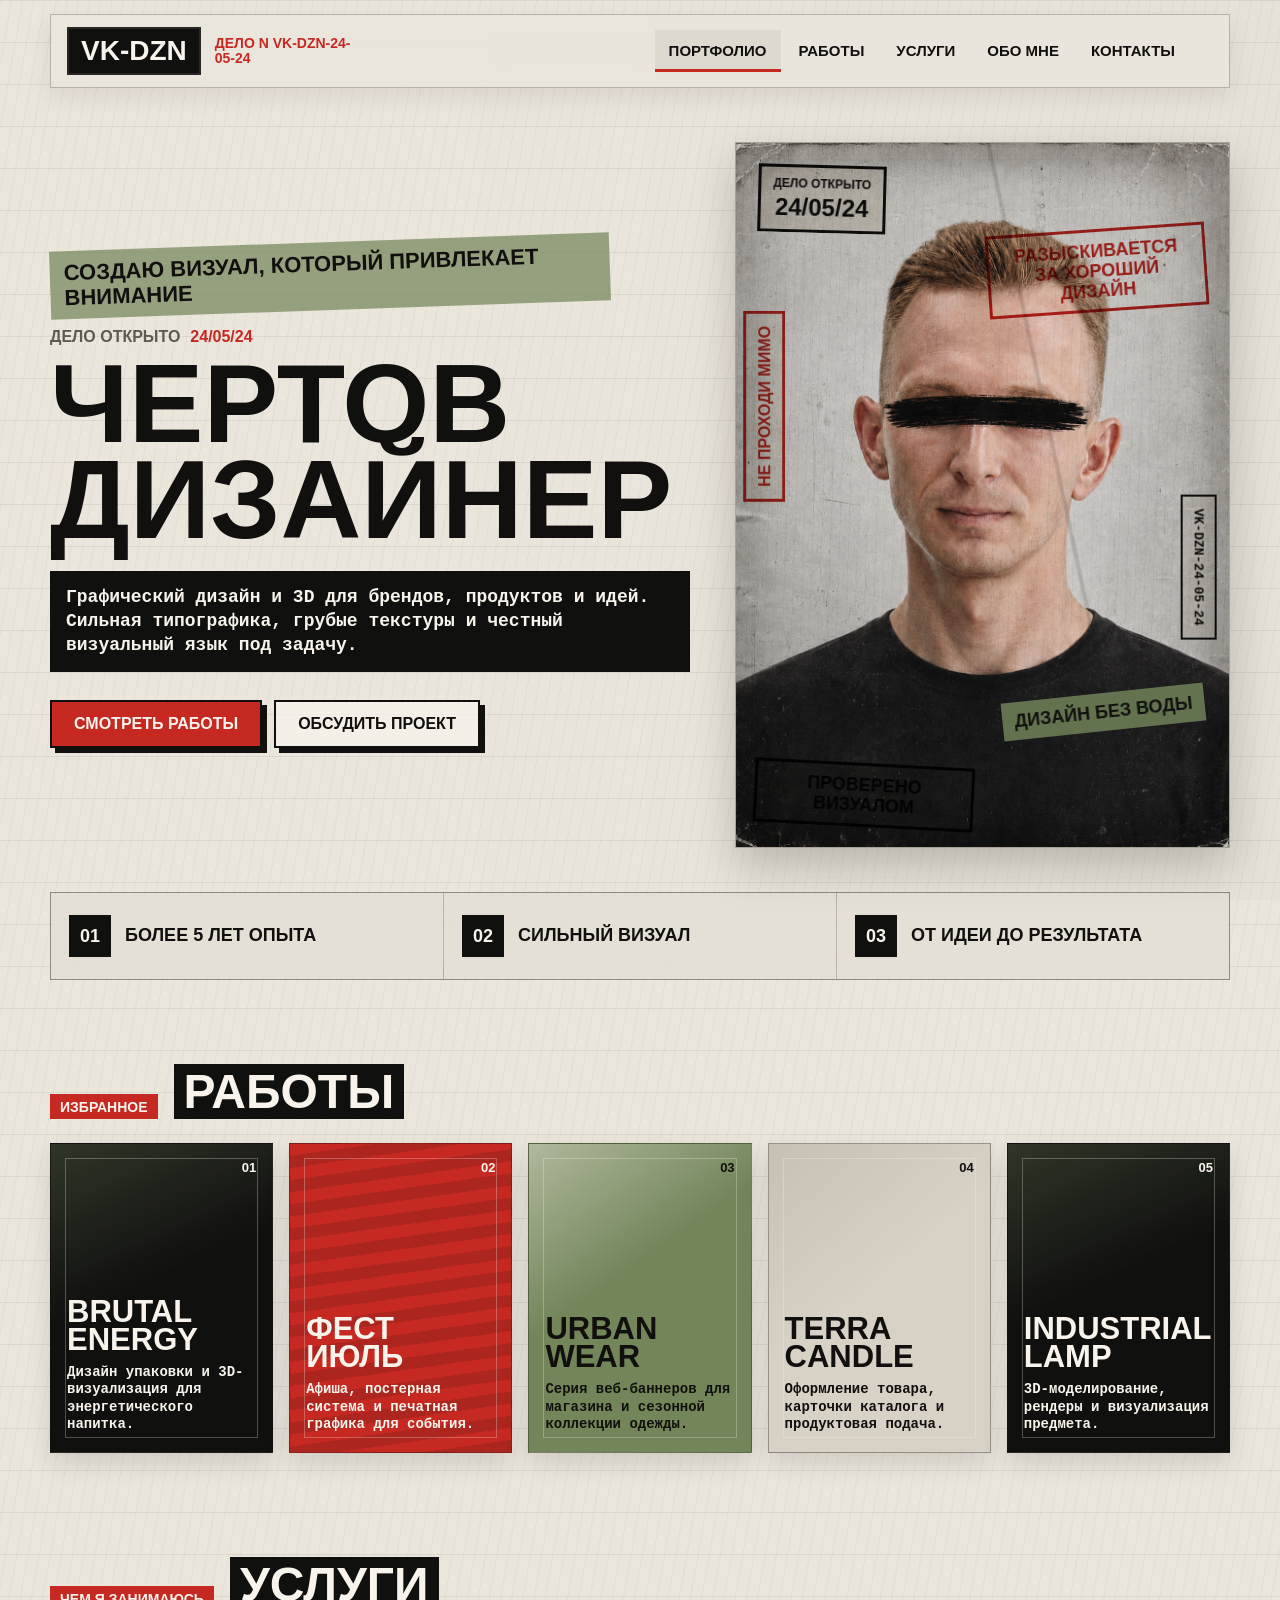
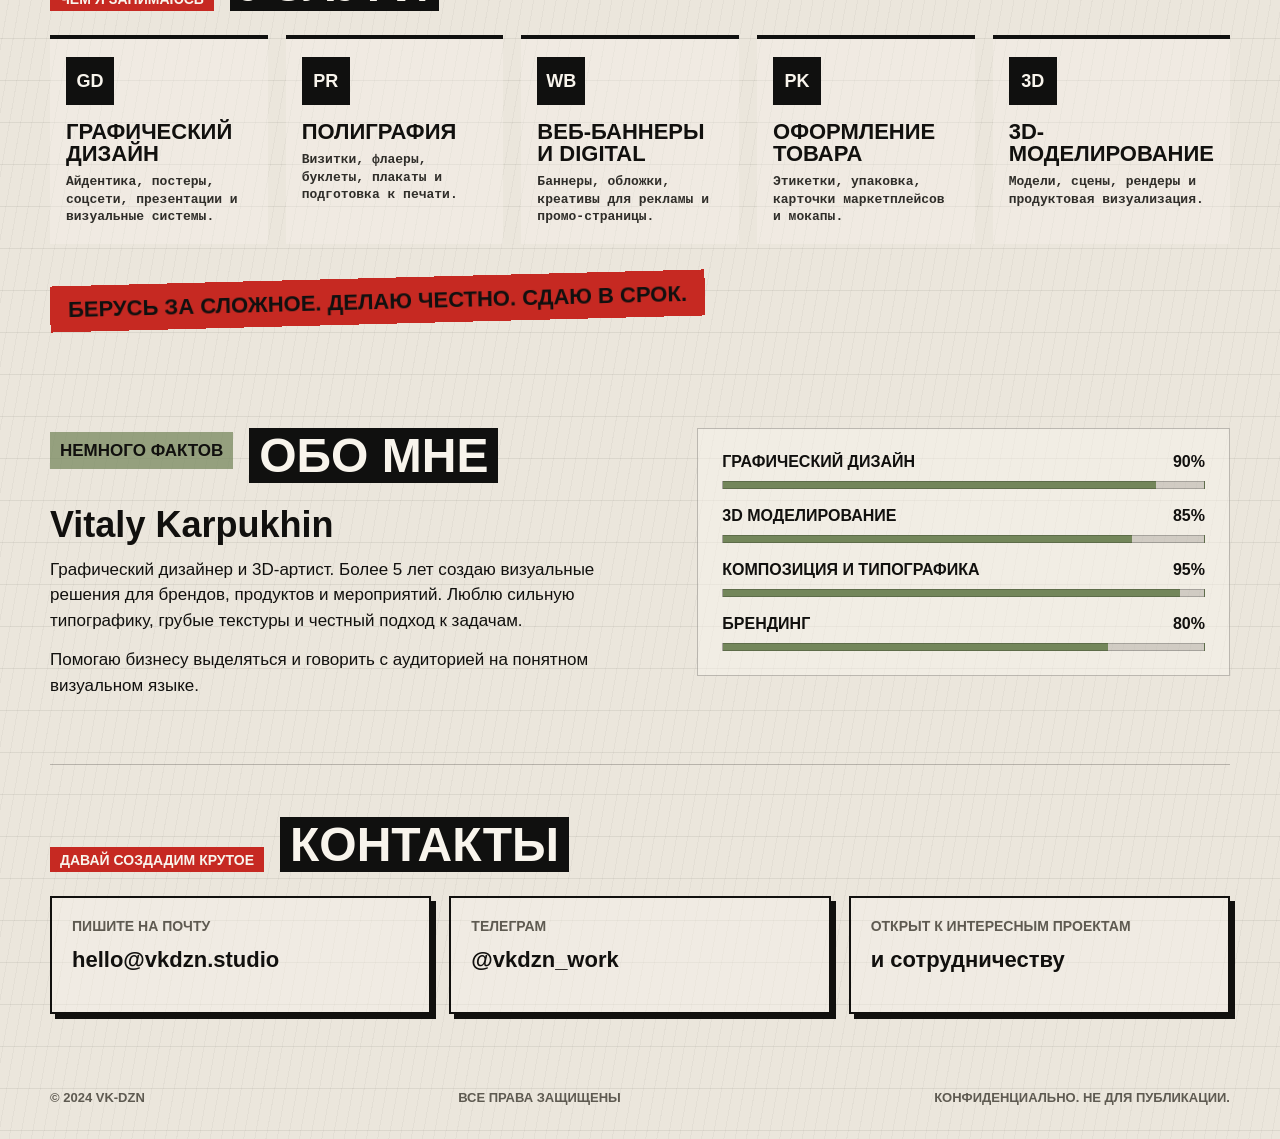
<file: index.html>
<!doctype html>
<html lang="ru">
  <head>
    <meta charset="utf-8" />
    <meta name="viewport" content="width=device-width, initial-scale=1" />
    <title>VK-DZN | Портфолио графического дизайнера</title>
    <meta
      name="description"
      content="Портфолио графического дизайнера и 3D-артиста: айдентика, постеры, упаковка, веб-баннеры и визуализация."
    />
    <link rel="stylesheet" href="styles.css" />
  </head>
  <body>
    <div class="page-noise" aria-hidden="true"></div>

    <header class="site-header" data-header>
      <a class="brand" href="#top" aria-label="VK-DZN">
        <span class="brand-mark">VK-DZN</span>
        <span class="brand-meta">дело N VK-DZN-24-05-24</span>
      </a>

      <button class="menu-toggle" type="button" aria-expanded="false" aria-controls="site-nav">
        Меню
      </button>

      <nav class="site-nav" id="site-nav" aria-label="Главная навигация">
        <a href="#portfolio">Портфолио</a>
        <a href="#works">Работы</a>
        <a href="#services">Услуги</a>
        <a href="#about">Обо мне</a>
        <a href="#contacts">Контакты</a>
      </nav>
    </header>

    <main id="top">
      <section class="hero section-band" id="portfolio" aria-labelledby="hero-title">
        <div class="hero-copy">
          <p class="tape tape-green">Создаю визуал, который привлекает внимание</p>
          <div class="case-line">
            <span>дело открыто</span>
            <strong>24/05/24</strong>
          </div>
          <h1 id="hero-title">Чертов дизайнер</h1>
          <p class="hero-subtitle">
            Графический дизайн и 3D для брендов, продуктов и идей. Сильная типографика,
            грубые текстуры и честный визуальный язык под задачу.
          </p>
          <div class="hero-actions" aria-label="Основные действия">
            <a class="button button-primary" href="#works">Смотреть работы</a>
            <a class="button button-ghost" href="#contacts">Обсудить проект</a>
          </div>
        </div>

        <div class="hero-media" aria-label="Портрет дизайнера VK-DZN">
          <img src="assets/portrait-clean.png" alt="Портрет дизайнера VK-DZN в гранж-стиле" />
          <span class="stamp stamp-red">Разыскивается за хороший дизайн</span>
          <span class="stamp stamp-dark">Проверено визуалом</span>
          <span class="stamp stamp-date">
            <small>дело открыто</small>
            24/05/24
          </span>
          <span class="stamp stamp-green">Дизайн без воды</span>
          <span class="stamp stamp-secret">не проходи мимо</span>
          <span class="stamp stamp-code">VK-DZN-24-05-24</span>
        </div>
      </section>

      <section class="proof-strip" aria-label="Ключевые преимущества">
        <div>
          <span class="proof-icon">01</span>
          <strong>Более 5 лет опыта</strong>
        </div>
        <div>
          <span class="proof-icon">02</span>
          <strong>Сильный визуал</strong>
        </div>
        <div>
          <span class="proof-icon">03</span>
          <strong>От идеи до результата</strong>
        </div>
      </section>

      <section class="section-block" id="works" aria-labelledby="works-title">
        <div class="section-heading">
          <p class="label-red">Избранное</p>
          <h2 id="works-title">Работы</h2>
        </div>

        <div class="work-grid">
          <article class="work-card work-card-dark">
            <span class="work-number">01</span>
            <h3>Brutal Energy</h3>
            <p>Дизайн упаковки и 3D-визуализация для энергетического напитка.</p>
          </article>
          <article class="work-card work-card-red">
            <span class="work-number">02</span>
            <h3>Фест Июль</h3>
            <p>Афиша, постерная система и печатная графика для события.</p>
          </article>
          <article class="work-card work-card-olive">
            <span class="work-number">03</span>
            <h3>Urban Wear</h3>
            <p>Серия веб-баннеров для магазина и сезонной коллекции одежды.</p>
          </article>
          <article class="work-card work-card-light">
            <span class="work-number">04</span>
            <h3>Terra Candle</h3>
            <p>Оформление товара, карточки каталога и продуктовая подача.</p>
          </article>
          <article class="work-card work-card-black">
            <span class="work-number">05</span>
            <h3>Industrial Lamp</h3>
            <p>3D-моделирование, рендеры и визуализация предмета.</p>
          </article>
        </div>
      </section>

      <section class="split-section section-band" id="services" aria-labelledby="services-title">
        <div class="section-heading">
          <p class="label-red">Чем я занимаюсь</p>
          <h2 id="services-title">Услуги</h2>
        </div>

        <div class="service-grid">
          <article class="service-item">
            <span class="service-icon">GD</span>
            <h3>Графический дизайн</h3>
            <p>Айдентика, постеры, соцсети, презентации и визуальные системы.</p>
          </article>
          <article class="service-item">
            <span class="service-icon">PR</span>
            <h3>Полиграфия</h3>
            <p>Визитки, флаеры, буклеты, плакаты и подготовка к печати.</p>
          </article>
          <article class="service-item">
            <span class="service-icon">WB</span>
            <h3>Веб-баннеры и digital</h3>
            <p>Баннеры, обложки, креативы для рекламы и промо-страницы.</p>
          </article>
          <article class="service-item">
            <span class="service-icon">PK</span>
            <h3>Оформление товара</h3>
            <p>Этикетки, упаковка, карточки маркетплейсов и мокапы.</p>
          </article>
          <article class="service-item">
            <span class="service-icon">3D</span>
            <h3>3D-моделирование</h3>
            <p>Модели, сцены, рендеры и продуктовая визуализация.</p>
          </article>
        </div>

        <p class="deadline-strip">Берусь за сложное. Делаю честно. Сдаю в срок.</p>
      </section>

      <section class="about section-block" id="about" aria-labelledby="about-title">
        <div class="about-copy">
          <div class="section-heading">
            <p class="label-green">Немного фактов</p>
            <h2 id="about-title">Обо мне</h2>
          </div>
          <h3>Vitaly Karpukhin</h3>
          <p>
            Графический дизайнер и 3D-артист. Более 5 лет создаю визуальные решения
            для брендов, продуктов и мероприятий. Люблю сильную типографику, грубые
            текстуры и честный подход к задачам.
          </p>
          <p>
            Помогаю бизнесу выделяться и говорить с аудиторией на понятном визуальном языке.
          </p>
        </div>

        <div class="skill-list" aria-label="Навыки">
          <div class="skill-row">
            <span>Графический дизайн</span>
            <strong>90%</strong>
            <i style="--value: 90%"></i>
          </div>
          <div class="skill-row">
            <span>3D моделирование</span>
            <strong>85%</strong>
            <i style="--value: 85%"></i>
          </div>
          <div class="skill-row">
            <span>Композиция и типографика</span>
            <strong>95%</strong>
            <i style="--value: 95%"></i>
          </div>
          <div class="skill-row">
            <span>Брендинг</span>
            <strong>80%</strong>
            <i style="--value: 80%"></i>
          </div>
        </div>
      </section>

      <section class="contacts section-band" id="contacts" aria-labelledby="contacts-title">
        <div class="section-heading">
          <p class="label-red">Давай создадим крутое</p>
          <h2 id="contacts-title">Контакты</h2>
        </div>

        <div class="contact-grid">
          <a class="contact-link" href="mailto:hello@vkdzn.studio">
            <span>Пишите на почту</span>
            <strong>hello@vkdzn.studio</strong>
          </a>
          <a class="contact-link" href="https://t.me/vkdzn_work">
            <span>Телеграм</span>
            <strong>@vkdzn_work</strong>
          </a>
          <div class="contact-note">
            <span>Открыт к интересным проектам</span>
            <strong>и сотрудничеству</strong>
          </div>
        </div>
      </section>
    </main>

    <footer class="site-footer">
      <span>© 2024 VK-DZN</span>
      <span>Все права защищены</span>
      <span>Конфиденциально. Не для публикации.</span>
    </footer>

    <script src="script.js"></script>
  </body>
</html>
</file>
<file: styles.css>
:root {
  --paper: #ebe6dc;
  --paper-deep: #d8d1c5;
  --ink: #11100e;
  --muted: #5e5a51;
  --red: #c62922;
  --red-dark: #8d1b18;
  --olive: #73865a;
  --olive-dark: #4f633c;
  --black: #10100f;
  --white: #f8f4ec;
  --line: rgba(17, 16, 14, 0.24);
  --shadow: 0 18px 42px rgba(17, 16, 14, 0.22);
}

* {
  box-sizing: border-box;
}

html {
  scroll-behavior: smooth;
}

body {
  min-width: 320px;
  margin: 0;
  color: var(--ink);
  background:
    linear-gradient(rgba(17, 16, 14, 0.07) 1px, transparent 1px) 0 0 / 100% 42px,
    repeating-linear-gradient(100deg, rgba(17, 16, 14, 0.035) 0 1px, transparent 1px 11px),
    var(--paper);
  font-family: "Arial Narrow", Impact, Haettenschweiler, "Segoe UI Condensed", Arial, sans-serif;
  letter-spacing: 0;
}

body.is-menu-open {
  overflow: hidden;
}

img {
  display: block;
  max-width: 100%;
}

a {
  color: inherit;
  text-decoration: none;
}

.page-noise {
  position: fixed;
  inset: 0;
  z-index: -1;
  pointer-events: none;
  opacity: 0.42;
  background:
    radial-gradient(circle at 18% 22%, rgba(17, 16, 14, 0.16) 0 1px, transparent 1px 7px),
    radial-gradient(circle at 72% 42%, rgba(17, 16, 14, 0.13) 0 1px, transparent 1px 9px),
    linear-gradient(90deg, rgba(255, 255, 255, 0.25), transparent 34%, rgba(17, 16, 14, 0.04));
  mix-blend-mode: multiply;
}

.site-header {
  position: sticky;
  top: 0;
  z-index: 20;
  display: grid;
  grid-template-columns: auto 1fr auto;
  align-items: center;
  gap: 24px;
  width: min(1180px, calc(100% - 32px));
  min-height: 74px;
  margin: 14px auto 0;
  padding: 12px 16px;
  background: rgba(235, 230, 220, 0.86);
  border: 1px solid var(--line);
  backdrop-filter: blur(10px);
  box-shadow: 0 8px 24px rgba(17, 16, 14, 0.09);
}

.brand {
  display: flex;
  align-items: center;
  gap: 14px;
  min-width: 0;
}

.brand-mark {
  display: inline-grid;
  place-items: center;
  min-width: 116px;
  height: 48px;
  padding: 0 14px;
  color: var(--white);
  background: var(--black);
  font-size: 28px;
  font-weight: 900;
  line-height: 1;
  text-transform: uppercase;
  box-shadow: inset 0 0 0 2px rgba(248, 244, 236, 0.1);
}

.brand-meta {
  max-width: 150px;
  color: var(--red);
  font-size: 14px;
  font-weight: 900;
  line-height: 1.1;
  text-transform: uppercase;
}

.site-nav {
  justify-self: end;
  display: flex;
  align-items: center;
  gap: 4px;
}

.site-nav a {
  padding: 12px 14px 10px;
  border-bottom: 3px solid transparent;
  font-size: 15px;
  font-weight: 900;
  text-transform: uppercase;
}

.site-nav a:hover,
.site-nav a.is-active {
  border-color: var(--red);
  background: rgba(17, 16, 14, 0.06);
}

.menu-toggle {
  display: none;
  width: 64px;
  height: 42px;
  border: 2px solid var(--ink);
  color: var(--ink);
  background: transparent;
  font: inherit;
  font-size: 14px;
  font-weight: 900;
  text-transform: uppercase;
  cursor: pointer;
}

.section-band,
.section-block,
.proof-strip,
.site-footer {
  width: min(1180px, calc(100% - 32px));
  margin-inline: auto;
}

.hero {
  display: grid;
  grid-template-columns: minmax(0, 1.05fr) minmax(340px, 0.8fr);
  gap: 36px;
  align-items: center;
  min-height: calc(100svh - 96px);
  padding: 54px 0 44px;
}

.hero-copy {
  position: relative;
}

.tape {
  display: inline-block;
  max-width: 560px;
  margin: 0 0 18px;
  padding: 9px 14px 8px;
  color: var(--ink);
  font-size: 22px;
  font-weight: 900;
  line-height: 1.15;
  text-transform: uppercase;
  transform: rotate(-2deg);
}

.tape-green,
.label-green {
  background: rgba(115, 134, 90, 0.72);
}

.case-line {
  display: flex;
  flex-wrap: wrap;
  align-items: baseline;
  gap: 10px;
  margin-bottom: 10px;
  color: var(--muted);
  font-size: 16px;
  font-weight: 900;
  text-transform: uppercase;
}

.case-line strong {
  color: var(--red);
}

.hero h1 {
  max-width: 780px;
  margin: 0;
  font-size: 112px;
  line-height: 0.86;
  text-transform: uppercase;
  text-wrap: balance;
}

.hero h1::first-line {
  color: var(--black);
}

.hero-subtitle {
  max-width: 640px;
  margin: 22px 0 0;
  padding: 14px 16px;
  color: var(--white);
  background: var(--black);
  font-family: "Courier New", Courier, monospace;
  font-size: 18px;
  font-weight: 700;
  line-height: 1.35;
}

.hero-actions {
  display: flex;
  flex-wrap: wrap;
  gap: 12px;
  margin-top: 28px;
}

.button {
  display: inline-flex;
  align-items: center;
  justify-content: center;
  min-height: 48px;
  padding: 0 22px;
  border: 2px solid var(--ink);
  font-size: 16px;
  font-weight: 900;
  text-transform: uppercase;
  box-shadow: 5px 5px 0 var(--ink);
  transition: transform 160ms ease, box-shadow 160ms ease, background 160ms ease;
}

.button:hover {
  transform: translate(2px, 2px);
  box-shadow: 3px 3px 0 var(--ink);
}

.button-primary {
  color: var(--white);
  background: var(--red);
}

.button-ghost {
  background: rgba(248, 244, 236, 0.72);
}

.hero-media {
  position: relative;
  align-self: stretch;
  min-height: 520px;
  overflow: hidden;
  border: 1px solid var(--line);
  background: var(--paper-deep);
  box-shadow: var(--shadow);
}

.hero-media::before,
.hero-media::after {
  content: "";
  position: absolute;
  inset: 0;
  z-index: 1;
  pointer-events: none;
}

.hero-media::before {
  border: 14px solid rgba(17, 16, 14, 0.12);
  box-shadow:
    inset 0 0 0 1px rgba(248, 244, 236, 0.42),
    inset 0 0 36px rgba(17, 16, 14, 0.28);
  mix-blend-mode: multiply;
}

.hero-media::after {
  background:
    linear-gradient(102deg, transparent 0 44%, rgba(248, 244, 236, 0.28) 44.4% 45%, transparent 45.5%),
    linear-gradient(78deg, transparent 0 62%, rgba(17, 16, 14, 0.13) 62.4% 62.7%, transparent 63%),
    radial-gradient(circle at 18% 82%, rgba(17, 16, 14, 0.12), transparent 28%),
    repeating-linear-gradient(92deg, rgba(17, 16, 14, 0.035) 0 1px, transparent 1px 9px);
  mix-blend-mode: multiply;
}

.hero-media img {
  width: 100%;
  height: 100%;
  object-fit: cover;
  object-position: center 12%;
  filter: contrast(1.03) saturate(0.95);
}

.stamp {
  position: absolute;
  z-index: 2;
  display: inline-block;
  max-width: 220px;
  padding: 10px 12px 8px;
  border: 3px solid currentColor;
  font-size: 18px;
  font-weight: 900;
  line-height: 1.1;
  text-align: center;
  text-transform: uppercase;
  mix-blend-mode: multiply;
}

.stamp-red {
  right: 22px;
  top: 86px;
  color: var(--red);
  transform: rotate(-4deg);
}

.stamp-dark {
  left: 18px;
  bottom: 20px;
  color: var(--black);
  background: rgba(235, 230, 220, 0.72);
  transform: rotate(3deg);
}

.stamp-date {
  top: 22px;
  left: 22px;
  color: var(--black);
  background: rgba(235, 230, 220, 0.68);
  font-size: 24px;
  transform: rotate(1.5deg);
}

.stamp-date small {
  display: block;
  margin-bottom: 4px;
  font-size: 12px;
}

.stamp-green {
  right: 24px;
  bottom: 116px;
  border: 0;
  color: var(--black);
  background: rgba(115, 134, 90, 0.82);
  box-shadow: 0 0 0 1px rgba(17, 16, 14, 0.18);
  mix-blend-mode: normal;
  transform: rotate(-6deg);
}

.stamp-secret {
  left: 28px;
  top: 48%;
  color: var(--red);
  background: rgba(235, 230, 220, 0.46);
  font-size: 16px;
  transform: rotate(-90deg);
  transform-origin: left center;
}

.stamp-code {
  right: -42px;
  bottom: 262px;
  max-width: none;
  color: var(--black);
  border-width: 2px;
  background: rgba(248, 244, 236, 0.45);
  font-family: "Courier New", Courier, monospace;
  font-size: 13px;
  transform: rotate(90deg);
}

.proof-strip {
  display: grid;
  grid-template-columns: repeat(3, 1fr);
  gap: 1px;
  margin-bottom: 32px;
  border: 1px solid var(--line);
  background: var(--line);
}

.proof-strip div {
  display: flex;
  align-items: center;
  gap: 14px;
  min-height: 86px;
  padding: 18px;
  background: rgba(235, 230, 220, 0.88);
}

.proof-icon {
  display: inline-grid;
  place-items: center;
  flex: 0 0 42px;
  width: 42px;
  height: 42px;
  color: var(--white);
  background: var(--black);
  font-size: 18px;
  font-weight: 900;
}

.proof-strip strong {
  font-size: 18px;
  line-height: 1.1;
  text-transform: uppercase;
}

.section-block,
.split-section,
.contacts {
  padding: 52px 0;
}

.section-heading {
  display: flex;
  align-items: end;
  gap: 16px;
  margin-bottom: 24px;
}

.section-heading h2 {
  margin: 0;
  padding: 5px 10px 4px;
  color: var(--white);
  background: var(--black);
  font-size: 48px;
  line-height: 0.95;
  text-transform: uppercase;
}

.label-red,
.label-green {
  margin: 0;
  padding: 6px 10px 5px;
  font-size: 14px;
  font-weight: 900;
  line-height: 1;
  text-transform: uppercase;
}

.label-red {
  color: var(--white);
  background: var(--red);
}

.work-grid {
  display: grid;
  grid-template-columns: repeat(5, 1fr);
  gap: 16px;
}

.work-card {
  position: relative;
  min-height: 310px;
  padding: 18px 16px;
  border: 1px solid rgba(17, 16, 14, 0.32);
  overflow: hidden;
  display: flex;
  flex-direction: column;
  justify-content: flex-end;
  box-shadow: 0 10px 24px rgba(17, 16, 14, 0.12);
}

.work-card::before {
  content: "";
  position: absolute;
  inset: 14px;
  border: 1px solid rgba(248, 244, 236, 0.28);
  pointer-events: none;
}

.work-card h3 {
  position: relative;
  margin: 0 0 10px;
  font-size: 31px;
  line-height: 0.9;
  text-transform: uppercase;
  overflow-wrap: anywhere;
}

.work-card p {
  position: relative;
  margin: 0;
  font-family: "Courier New", Courier, monospace;
  font-size: 14px;
  font-weight: 700;
  line-height: 1.25;
}

.work-number {
  position: absolute;
  top: 16px;
  right: 16px;
  z-index: 1;
  font-size: 13px;
  font-weight: 900;
}

.work-card-dark,
.work-card-black {
  color: var(--white);
  background:
    linear-gradient(155deg, rgba(115, 134, 90, 0.32), transparent 45%),
    var(--black);
}

.work-card-red {
  color: var(--white);
  background:
    repeating-linear-gradient(-8deg, rgba(17, 16, 14, 0.14) 0 12px, transparent 12px 24px),
    var(--red);
}

.work-card-olive {
  color: var(--ink);
  background:
    linear-gradient(145deg, rgba(248, 244, 236, 0.46), transparent 42%),
    var(--olive);
}

.work-card-light {
  color: var(--ink);
  background:
    linear-gradient(140deg, rgba(17, 16, 14, 0.09), transparent 46%),
    var(--paper-deep);
}

.service-grid {
  display: grid;
  grid-template-columns: repeat(5, 1fr);
  gap: 18px;
}

.service-item {
  min-height: 180px;
  padding: 18px 16px;
  border-top: 4px solid var(--black);
  background: rgba(248, 244, 236, 0.34);
}

.service-icon {
  display: inline-grid;
  place-items: center;
  width: 48px;
  height: 48px;
  margin-bottom: 16px;
  color: var(--white);
  background: var(--black);
  font-size: 18px;
  font-weight: 900;
}

.service-item h3 {
  margin: 0 0 8px;
  font-size: 22px;
  line-height: 1;
  text-transform: uppercase;
}

.service-item p {
  margin: 0;
  color: #2f2d29;
  font-family: "Courier New", Courier, monospace;
  font-size: 13px;
  font-weight: 700;
  line-height: 1.35;
}

.deadline-strip {
  width: fit-content;
  max-width: 100%;
  margin: 34px 0 0;
  padding: 12px 18px 10px;
  color: var(--black);
  background: var(--red);
  font-size: 22px;
  font-weight: 900;
  line-height: 1.1;
  text-transform: uppercase;
  transform: rotate(-1.5deg);
}

.about {
  display: grid;
  grid-template-columns: minmax(0, 0.9fr) minmax(320px, 0.8fr);
  gap: 48px;
  align-items: start;
}

.about-copy h3 {
  margin: 0 0 14px;
  font-family: Arial, sans-serif;
  font-size: 36px;
  line-height: 1;
}

.about-copy p {
  max-width: 650px;
  margin: 0 0 14px;
  font-family: Arial, sans-serif;
  font-size: 17px;
  line-height: 1.5;
}

.skill-list {
  display: grid;
  gap: 18px;
  padding: 24px;
  border: 1px solid var(--line);
  background: rgba(248, 244, 236, 0.5);
}

.skill-row {
  display: grid;
  grid-template-columns: 1fr auto;
  gap: 10px 16px;
  align-items: center;
  font-size: 16px;
  font-weight: 900;
  text-transform: uppercase;
}

.skill-row i {
  grid-column: 1 / -1;
  display: block;
  height: 8px;
  background:
    linear-gradient(90deg, var(--olive) var(--value), rgba(17, 16, 14, 0.15) var(--value));
  border: 1px solid rgba(17, 16, 14, 0.22);
}

.contacts {
  border-top: 1px solid var(--line);
}

.contact-grid {
  display: grid;
  grid-template-columns: repeat(3, 1fr);
  gap: 18px;
}

.contact-link,
.contact-note {
  min-height: 118px;
  padding: 20px;
  border: 2px solid var(--ink);
  background: rgba(248, 244, 236, 0.42);
  box-shadow: 5px 5px 0 var(--ink);
}

.contact-link:hover {
  color: var(--white);
  background: var(--black);
}

.contact-link span,
.contact-note span {
  display: block;
  margin-bottom: 14px;
  color: var(--muted);
  font-size: 14px;
  font-weight: 900;
  text-transform: uppercase;
}

.contact-link:hover span {
  color: var(--paper-deep);
}

.contact-link strong,
.contact-note strong {
  display: block;
  font-family: Arial, sans-serif;
  font-size: 22px;
  line-height: 1.1;
  overflow-wrap: anywhere;
}

.site-footer {
  display: flex;
  flex-wrap: wrap;
  justify-content: space-between;
  gap: 12px;
  padding: 24px 0 34px;
  color: var(--muted);
  font-size: 13px;
  font-weight: 900;
  text-transform: uppercase;
}

@media (max-width: 1040px) {
  .site-header {
    grid-template-columns: auto auto;
  }

  .site-nav {
    grid-column: 1 / -1;
    justify-self: stretch;
    justify-content: space-between;
    border-top: 1px solid var(--line);
    padding-top: 10px;
  }

  .hero {
    grid-template-columns: 1fr;
    min-height: 0;
  }

  .hero h1 {
    font-size: 88px;
  }

  .hero-media {
    min-height: 620px;
  }

  .work-grid,
  .service-grid {
    grid-template-columns: repeat(2, 1fr);
  }

  .work-card:last-child,
  .service-item:last-child {
    grid-column: 1 / -1;
  }
}

@media (max-width: 760px) {
  .site-header,
  .section-band,
  .section-block,
  .proof-strip,
  .site-footer {
    width: min(100% - 20px, 1180px);
  }

  .site-header {
    grid-template-columns: 1fr auto;
    gap: 12px;
    min-height: 64px;
    margin-top: 10px;
  }

  .brand {
    gap: 10px;
  }

  .brand-mark {
    min-width: 92px;
    height: 42px;
    font-size: 22px;
  }

  .brand-meta {
    display: none;
  }

  .menu-toggle {
    display: inline-grid;
    place-items: center;
  }

  .site-nav {
    position: fixed;
    inset: 86px 10px auto;
    z-index: 30;
    display: none;
    padding: 10px;
    border: 2px solid var(--ink);
    background: var(--paper);
    box-shadow: 8px 8px 0 var(--ink);
  }

  .site-nav.is-open {
    display: grid;
    gap: 4px;
  }

  .site-nav a {
    padding: 15px 14px 13px;
    border: 1px solid var(--line);
    background: rgba(248, 244, 236, 0.42);
    font-size: 17px;
  }

  .hero {
    gap: 24px;
    padding: 34px 0 28px;
  }

  .tape {
    font-size: 17px;
  }

  .hero h1 {
    font-size: 58px;
    line-height: 0.9;
  }

  .hero-subtitle {
    font-size: 15px;
  }

  .button {
    width: 100%;
    min-height: 52px;
  }

  .hero-media {
    min-height: 430px;
  }

  .stamp {
    max-width: 180px;
    font-size: 14px;
  }

  .stamp-date {
    font-size: 19px;
  }

  .stamp-secret,
  .stamp-code {
    display: none;
  }

  .stamp-green {
    bottom: 86px;
  }

  .proof-strip,
  .contact-grid,
  .about {
    grid-template-columns: 1fr;
  }

  .proof-strip div {
    min-height: 74px;
  }

  .section-block,
  .split-section,
  .contacts {
    padding: 38px 0;
  }

  .section-heading {
    display: block;
  }

  .section-heading h2 {
    display: inline-block;
    margin-top: 8px;
    font-size: 38px;
  }

  .work-grid,
  .service-grid {
    grid-template-columns: 1fr;
  }

  .work-card:last-child,
  .service-item:last-child {
    grid-column: auto;
  }

  .work-card {
    min-height: 230px;
  }

  .deadline-strip {
    font-size: 18px;
  }

  .about {
    gap: 24px;
  }

  .about-copy h3 {
    font-size: 30px;
  }

  .about-copy p {
    font-size: 16px;
  }
}

@media (max-width: 430px) {
  .hero h1 {
    font-size: 48px;
  }

  .hero-media {
    min-height: 360px;
  }

  .stamp-red {
    right: 10px;
    top: 42px;
  }

  .stamp-dark {
    left: 10px;
    bottom: 12px;
  }

  .stamp-date {
    left: 10px;
    top: 10px;
  }

  .stamp-green {
    right: 10px;
    bottom: 82px;
  }

  .contact-link,
  .contact-note,
  .skill-list {
    padding: 16px;
  }
}
</file>
